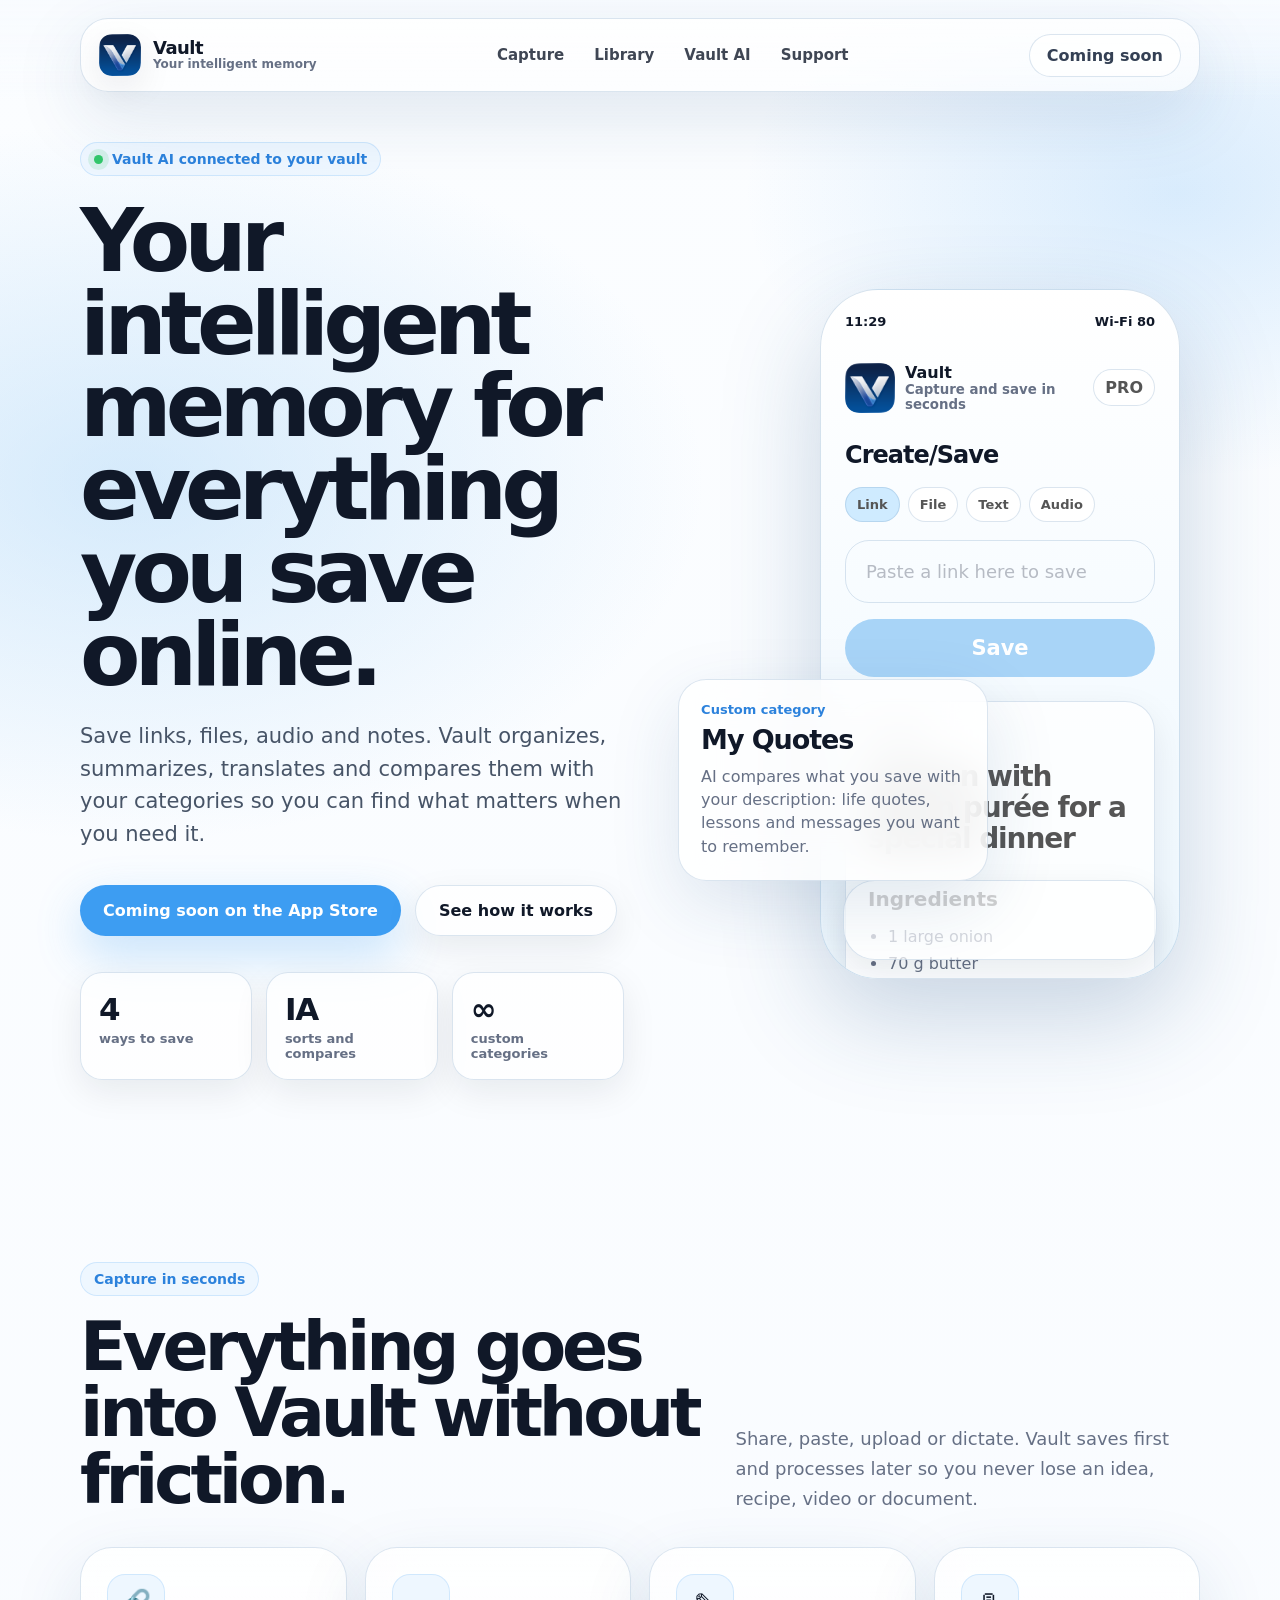
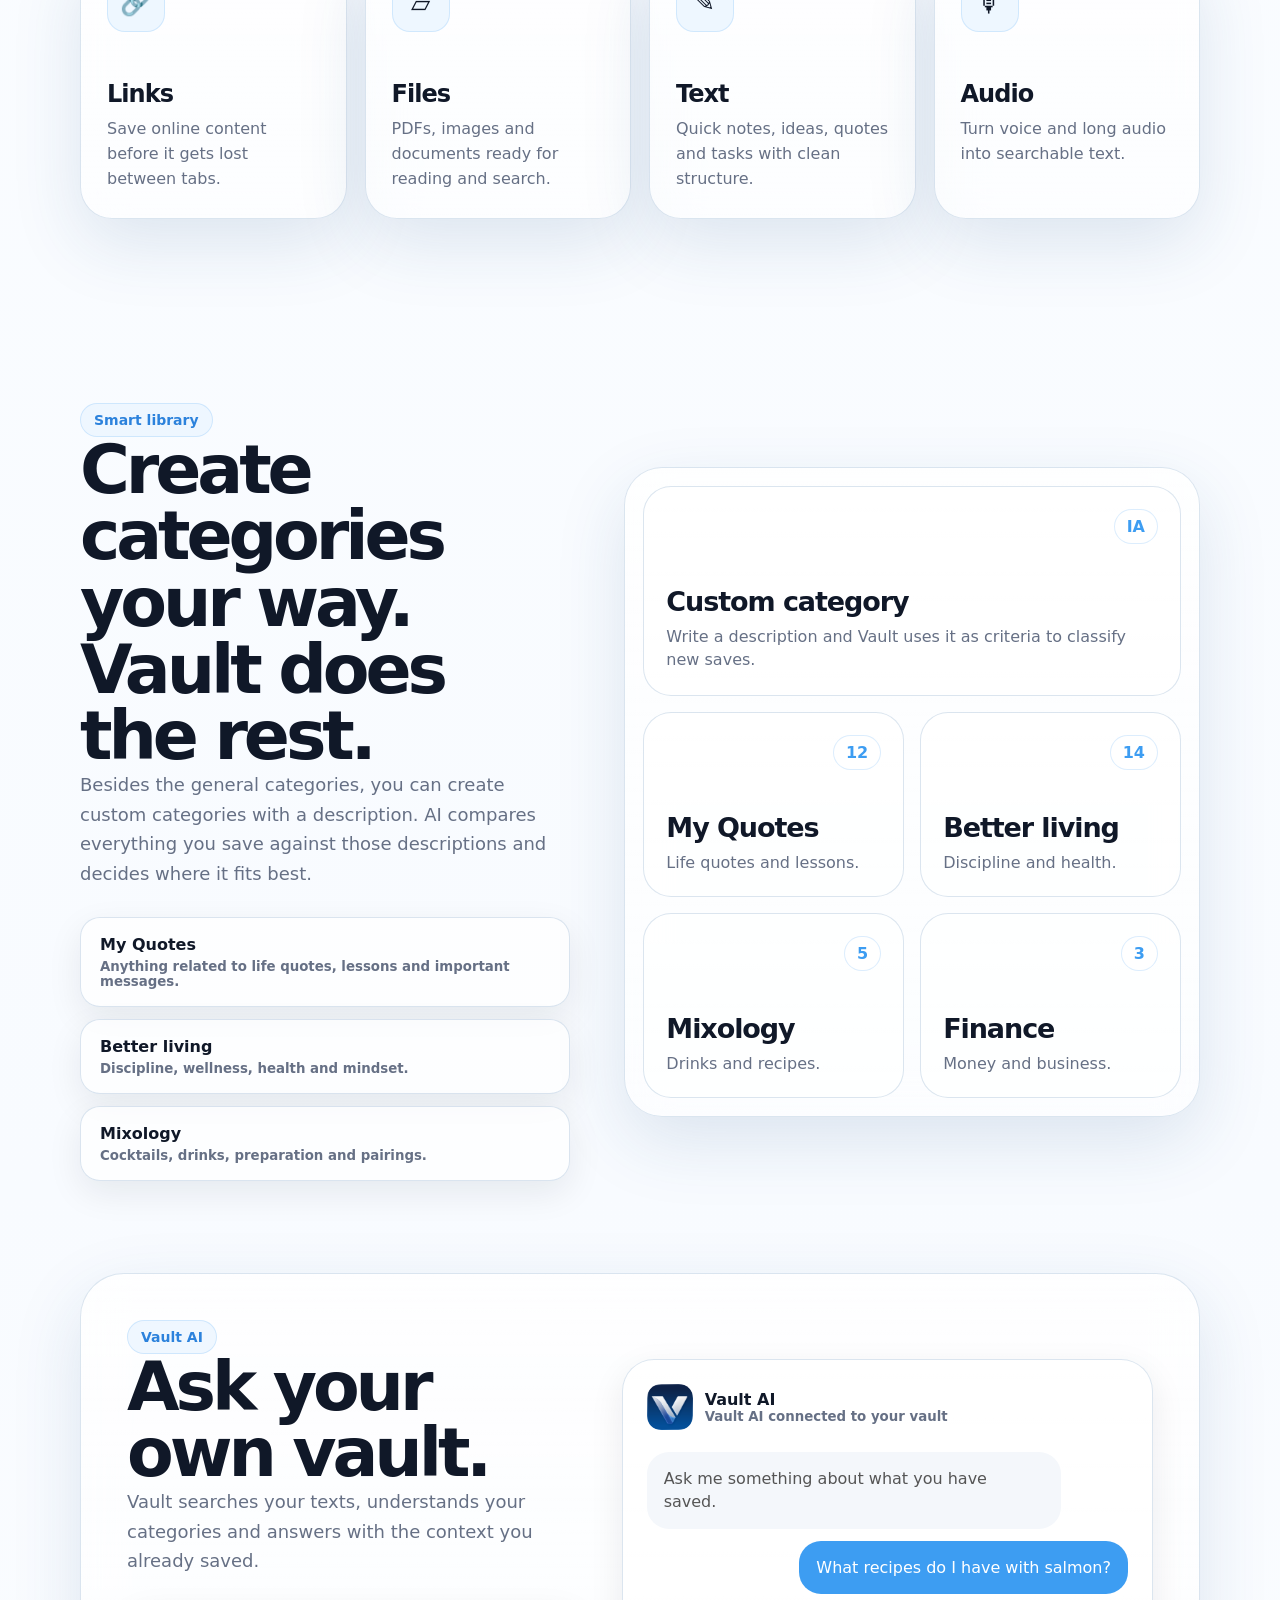
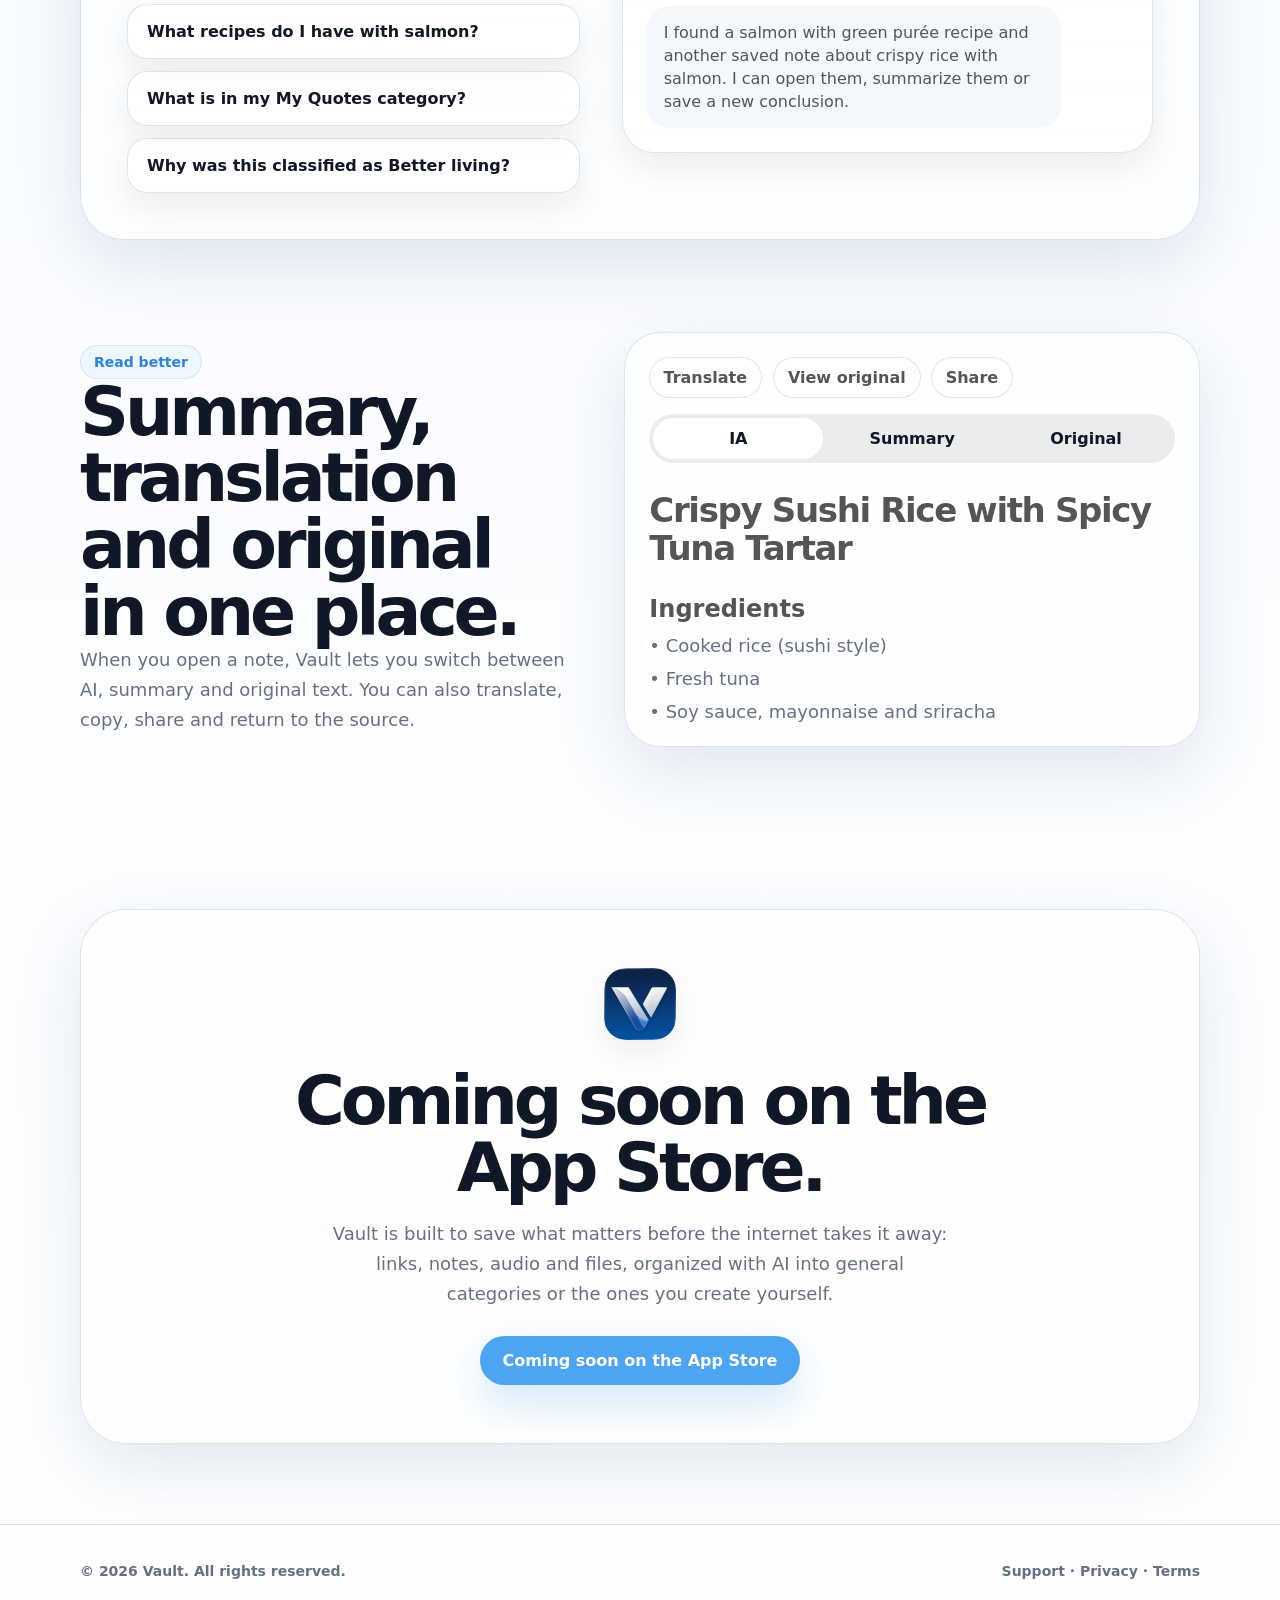
<file: index.html>
<!doctype html>
<html lang="es">
<head>
  <meta charset="utf-8" />
  <meta name="viewport" content="width=device-width, initial-scale=1" />
  <title>Vault — Tu memoria inteligente</title>
  <meta name="description" content="Vault guarda enlaces, archivos, audios y notas. Los organiza con IA en categorías inteligentes o personalizadas para que puedas buscar, leer y recordar mejor." />
  <meta name="theme-color" content="#f8fbff" />
  <link rel="icon" type="image/png" href="/assets/icons/favicon.png" />
  <link rel="icon" type="image/svg+xml" href="/assets/icons/favicon.svg" />
  <link rel="apple-touch-icon" href="/assets/icons/favicon.png" />
  <link rel="stylesheet" href="/css/styles.css" />
  <script src="/js/main.js" defer></script>
</head>
<body data-title-key="metaTitleHome" data-description-key="metaDescriptionHome">
  <header class="site-header">
    <nav class="nav shell glass">
      <a class="brand" href="/index.html" aria-label="Vault inicio"><img src="/assets/icons/favicon.png" alt="" /><span><strong>Vault</strong><small data-i18n="brandSubtitle">Tu memoria inteligente</small></span></a>
      <div class="nav-links"><a href="#capture" data-i18n="navCapture">Captura</a><a href="#library" data-i18n="navLibrary">Biblioteca</a><a href="#ai" data-i18n="navAI">Vault AI</a><a href="/support.html" data-i18n="navSupport">Soporte</a></div>
      <a class="nav-cta" href="#app-store" data-i18n="navSoon">Próximamente</a>
    </nav>
  </header>
  <main>
    <section class="hero shell">
      <div class="hero-copy">
        <p class="eyebrow"><span></span> <span data-i18n="heroBadge">Vault AI conectado a tu bóveda</span></p>
        <h1 data-i18n="heroTitle">Tu memoria inteligente para todo lo que guardas en internet.</h1>
        <p class="lead" data-i18n="heroLead">Guarda enlaces, archivos, audios y notas. Vault los organiza, resume, traduce y compara con tus categorías para que encuentres lo importante cuando lo necesites.</p>
        <div class="hero-actions"><a class="primary-btn" href="#app-store" data-i18n="appStoreSoon">Próximamente en la App Store</a><a class="secondary-btn" href="#library" data-i18n="seeHow">Ver cómo funciona</a></div>
        <div class="stats"><div><strong>4</strong><span data-i18n="statWays">formas de guardar</span></div><div><strong>IA</strong><span data-i18n="statAI">clasifica y compara</span></div><div><strong>∞</strong><span data-i18n="statCategories">categorías propias</span></div></div>
      </div>
      <div class="hero-visual" aria-hidden="true">
        <div class="phone phone-front"><div class="phone-top"><span>11:29</span><span>Wi‑Fi 80</span></div><div class="mini-app-head"><img src="/assets/icons/favicon.png" alt="" /><div><b>Vault</b><small data-i18n="phoneSubtitle">Captura y guarda en segundos</small></div><em>PRO</em></div><h3 data-i18n="phoneCreate">Crear/Guardar</h3><div class="pills"><span class="on" data-i18n="tabLink">Enlace</span><span data-i18n="tabFile">Archivo</span><span data-i18n="tabText">Texto</span><span data-i18n="tabAudio">Audio</span></div><div class="input-card" data-i18n="inputLink">Pega aquí un enlace para guardar</div><div class="save-btn" data-i18n="saveButton">Almacenar</div><div class="note-preview"><small data-i18n="noteType">Lectura</small><h4 data-i18n="noteTitle">Salmón en costra con puré verde</h4><p data-i18n="ingredients">Ingredientes</p><ul><li data-i18n="ingredient1">1 cebolla grande</li><li data-i18n="ingredient2">70 g de mantequilla</li><li data-i18n="ingredient3">2 dientes de ajo</li></ul></div></div>
        <div class="floating-card category-card"><b data-i18n="customCategory">Categoría personalizada</b><span data-i18n="myPhrases">Mis Frases</span><p data-i18n="floatingDesc">La IA compara lo guardado con tu descripción: frases de vida, lecciones y mensajes que quieres recordar.</p></div>
      </div>
    </section>
    <section id="capture" class="section shell"><p class="kicker" data-i18n="captureKicker">Captura en segundos</p><div class="section-head"><h2 data-i18n="captureTitle">Todo entra a Vault sin fricción.</h2><p data-i18n="captureDesc">Comparte, pega, sube o dicta. Vault guarda primero y procesa después para que no pierdas una idea, receta, video o documento.</p></div><div class="feature-grid"><article class="glass feature"><span>🔗</span><h3 data-i18n="linksTitle">Enlaces</h3><p data-i18n="linksDesc">Guarda contenido de internet antes de que se pierda entre pestañas.</p></article><article class="glass feature"><span>▱</span><h3 data-i18n="filesTitle">Archivos</h3><p data-i18n="filesDesc">PDFs, imágenes y documentos listos para lectura y búsqueda.</p></article><article class="glass feature"><span>✎</span><h3 data-i18n="textTitle">Texto</h3><p data-i18n="textDesc">Notas rápidas, ideas, frases y pendientes con estructura limpia.</p></article><article class="glass feature"><span>🎙</span><h3 data-i18n="audioTitle">Audio</h3><p data-i18n="audioDesc">Convierte voz y audios largos en texto consultable.</p></article></div></section>
    <section id="library" class="section shell split"><div><p class="kicker" data-i18n="libraryKicker">Biblioteca inteligente</p><h2 data-i18n="libraryTitle">Crea categorías a tu manera. Vault hace el resto.</h2><p class="section-text" data-i18n="libraryDesc">Además de las categorías generales, puedes crear categorías personalizadas con una descripción. La IA compara cada cosa que guardas contra esas descripciones y decide dónde encaja mejor.</p><div class="examples"><div><span data-i18n="myPhrases">Mis Frases</span> <small data-i18n="examplePhrasesDesc">Todo lo que tenga que ver con frases de vida, lecciones y mensajes importantes.</small></div><div><span data-i18n="exampleBetter">Vivir mejor</span> <small data-i18n="exampleBetterDesc">Disciplina, bienestar, salud y mentalidad.</small></div><div><span data-i18n="exampleMixology">Mixología</span> <small data-i18n="exampleMixologyDesc">Cócteles, bebidas, preparación y maridajes.</small></div></div></div><div class="library-board glass"><article class="wide"><b>IA</b><h3 data-i18n="customCategory">Categoría personalizada</h3><p data-i18n="boardCustomDesc">Escribe una descripción y Vault la usa como criterio para clasificar lo nuevo.</p></article><article><b>12</b><h3 data-i18n="myPhrases">Mis Frases</h3><p data-i18n="boardPhrasesDesc">Frases de vida y lecciones.</p></article><article><b>14</b><h3 data-i18n="exampleBetter">Vivir mejor</h3><p data-i18n="boardBetterDesc">Disciplina y salud.</p></article><article><b>5</b><h3 data-i18n="exampleMixology">Mixología</h3><p data-i18n="boardMixologyDesc">Bebidas y recetas.</p></article><article><b>3</b><h3 data-i18n="boardFinance">Finanzas</h3><p data-i18n="boardFinanceDesc">Dinero y negocios.</p></article></div></section>
    <section id="ai" class="section shell ai-panel glass"><div><p class="kicker" data-i18n="navAI">Vault AI</p><h2 data-i18n="aiTitle">Pregúntale a tu propia bóveda.</h2><p class="section-text" data-i18n="aiDesc">Vault busca en tus textos, entiende tus categorías y te responde con el contexto que ya guardaste.</p><div class="examples"><div data-i18n="qSalmon">¿Qué recetas guardé con salmón?</div><div data-i18n="qPhrases">¿Qué hay en mi categoría Mis Frases?</div><div data-i18n="qBetter">¿Por qué esto se clasificó como Vivir mejor?</div></div></div><div class="chat-demo"><div class="chat-title"><img src="/assets/icons/favicon.png" alt="" /><span><b>Vault AI</b><small data-i18n="heroBadge">Conectado a tu bóveda</small></span></div><p class="bubble ai" data-i18n="chatIntro">Pregúntame algo sobre lo que ya guardaste.</p><p class="bubble user" data-i18n="chatUserSalmon">¿Qué recetas tengo con salmón?</p><p class="bubble ai" data-i18n="chatAnswerSalmon">Encontré una receta de salmón en costra con puré verde y otra nota guardada sobre crispy rice con salmón. Puedo abrirlas, resumirlas o guardar una conclusión nueva.</p></div></section>
    <section class="section shell split read-section"><div><p class="kicker" data-i18n="readKicker">Lee mejor</p><h2 data-i18n="readTitle">Resumen, traducción y original en el mismo lugar.</h2><p class="section-text" data-i18n="readDesc">Cuando abres una nota, Vault te deja alternar entre IA, resumen y texto original. También puedes traducir, copiar, compartir y volver a la fuente.</p></div><div class="reader glass"><div class="reader-tools"><span data-i18n="translate">Traducir</span><span data-i18n="viewOriginal">Ver original</span><span data-i18n="share">Compartir</span></div><div class="segment"><b>IA</b><span data-i18n="summary">Resumen</span><span data-i18n="original">Original</span></div><h3>Crispy Sushi Rice with Spicy Tuna Tartar</h3><h4>Ingredients</h4><p>• Cooked rice (sushi style)</p><p>• Fresh tuna</p><p>• Soy sauce, mayonnaise and sriracha</p></div></section>
    <section id="app-store" class="cta shell glass"><img src="/assets/icons/favicon.png" alt="Vault" /><h2 data-i18n="ctaTitle">Próximamente en la App Store.</h2><p data-i18n="ctaDesc">Vault está hecho para guardar lo importante antes de que internet se lo lleve: enlaces, notas, audios y archivos, ordenados con IA en categorías generales o en las que tú mismo crees.</p><a class="primary-btn disabled" aria-disabled="true" data-i18n="appStoreSoon">Próximamente en la App Store</a></section>
  </main>
  <footer class="footer"><div class="shell footer-inner"><span>© <span id="year"></span> Vault. All rights reserved.</span><span><a href="/support.html" data-i18n="footerSupport">Soporte</a> · <a href="/privacy">Privacy</a> · <a href="/terms">Terms</a></span></div></footer>
</body>
</html>
</file>
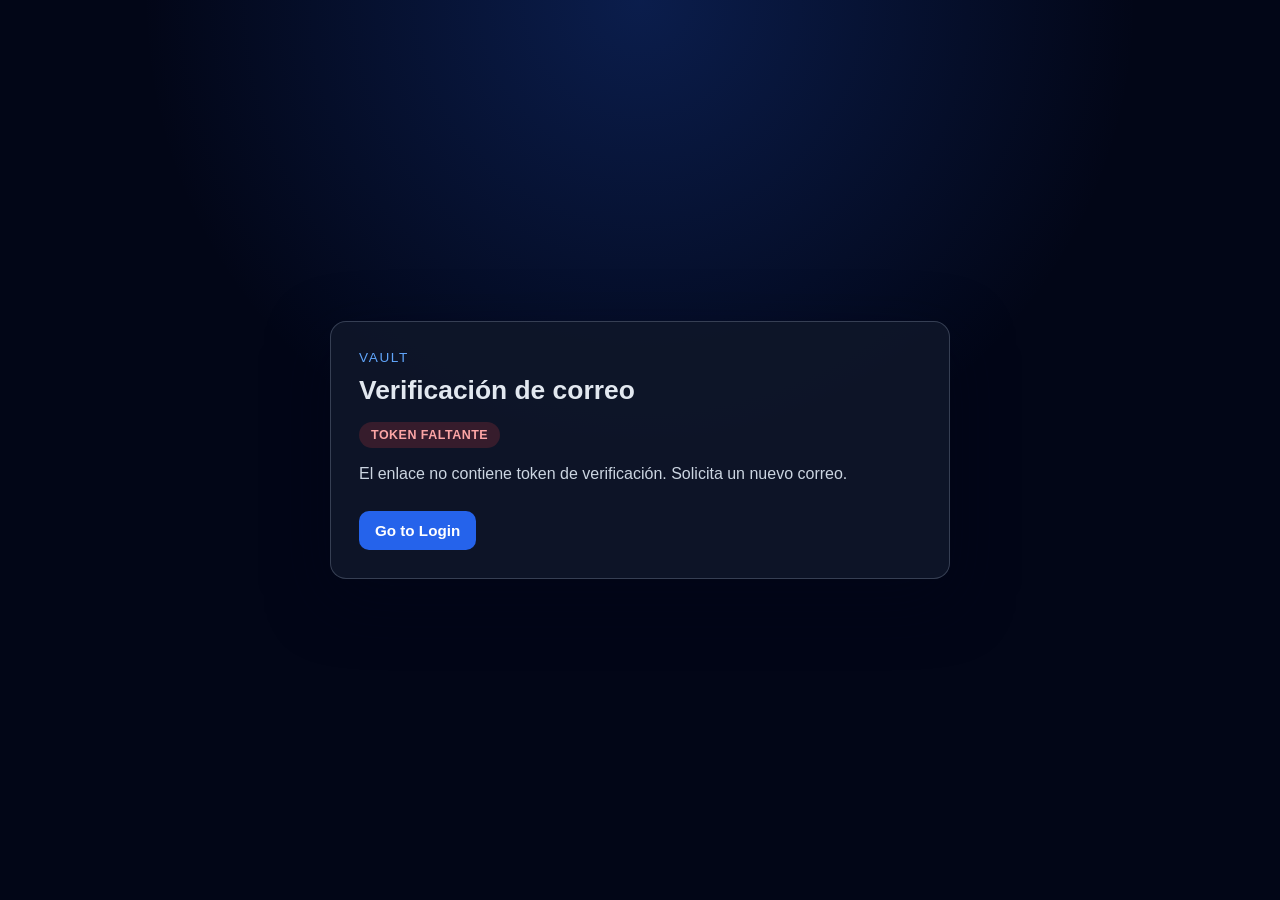
<file: verify/index.html>
<!DOCTYPE html>
<html lang="es">
  <head>
    <meta charset="UTF-8" />
    <meta name="viewport" content="width=device-width, initial-scale=1.0" />
    <title>Verificación de correo | Vault</title>
    <meta name="theme-color" content="#0d4da1" />

    <link rel="icon" type="image/png" href="/assets/icons/favicon.png" />
    <link rel="icon" type="image/svg+xml" href="/assets/icons/favicon.svg" />
    <link rel="shortcut icon" href="/assets/icons/favicon.png" />
    <link rel="apple-touch-icon" href="/assets/icons/favicon.png" />

    <style>
      :root {
        color-scheme: dark;
        font-family: Inter, -apple-system, BlinkMacSystemFont, 'Segoe UI', sans-serif;
      }

      * {
        box-sizing: border-box;
      }

      body {
        margin: 0;
        min-height: 100vh;
        display: grid;
        place-items: center;
        padding: 24px;
        background:
          radial-gradient(circle at top, rgba(37, 99, 235, 0.25), transparent 45%),
          #020617;
        color: #e2e8f0;
      }

      main {
        width: min(620px, 100%);
        border-radius: 16px;
        border: 1px solid rgba(148, 163, 184, 0.3);
        background: rgba(15, 23, 42, 0.9);
        box-shadow: 0 20px 60px rgba(2, 6, 23, 0.5);
        padding: 28px;
      }

      .brand {
        font-size: 0.85rem;
        text-transform: uppercase;
        letter-spacing: 0.12em;
        color: #60a5fa;
        margin-bottom: 10px;
      }

      h1 {
        margin: 0;
        font-size: 1.65rem;
        font-weight: 700;
      }

      .status-pill {
        display: inline-flex;
        margin-top: 16px;
        padding: 6px 12px;
        border-radius: 999px;
        font-size: 0.78rem;
        font-weight: 600;
        letter-spacing: 0.04em;
        text-transform: uppercase;
      }

      .status-loading {
        background: rgba(59, 130, 246, 0.22);
        color: #93c5fd;
      }

      .status-success {
        background: rgba(22, 163, 74, 0.22);
        color: #86efac;
      }

      .status-error {
        background: rgba(239, 68, 68, 0.18);
        color: #fca5a5;
      }

      #message {
        margin: 14px 0 0;
        color: #cbd5e1;
        line-height: 1.55;
      }

      #details {
        margin-top: 16px;
        border: 1px solid rgba(148, 163, 184, 0.25);
        background: rgba(15, 23, 42, 0.8);
        border-radius: 10px;
        padding: 14px;
        color: #e2e8f0;
        white-space: pre-wrap;
        word-break: break-word;
      }

      .actions {
        margin-top: 24px;
        display: flex;
        flex-wrap: wrap;
        gap: 12px;
      }

      .btn {
        border: none;
        border-radius: 10px;
        padding: 11px 16px;
        font-size: 0.95rem;
        font-weight: 600;
        cursor: pointer;
        text-decoration: none;
      }

      .btn-primary {
        background: #2563eb;
        color: #ffffff;
      }

      .btn-secondary {
        background: rgba(15, 23, 42, 0.85);
        border: 1px solid rgba(148, 163, 184, 0.5);
        color: #e2e8f0;
      }
    </style>
  </head>
  <body>
    <main>
      <div class="brand">Vault</div>
      <h1>Verificación de correo</h1>
      <span id="state" class="status-pill status-loading">Verificando</span>
      <p id="message">Estamos validando tu token de verificación.</p>
      <div id="details" hidden></div>

      <div class="actions">
        <a id="loginBtn" class="btn btn-primary" href="https://app.vaultop.me/login">Go to Login</a>
        <button id="retryBtn" class="btn btn-secondary" type="button" hidden>Reintentar</button>
      </div>
    </main>

    <script>
      (function () {
        const API_BASE_URL = 'https://api.vaultop.me';
        const LOGIN_URL = 'https://app.vaultop.me/login';

        const stateEl = document.getElementById('state');
        const messageEl = document.getElementById('message');
        const detailsEl = document.getElementById('details');
        const retryBtn = document.getElementById('retryBtn');
        const loginBtn = document.getElementById('loginBtn');
        loginBtn.href = LOGIN_URL;

        const states = {
          loading: {
            label: 'Verificando',
            className: 'status-pill status-loading',
          },
          success: {
            label: 'Verificado',
            className: 'status-pill status-success',
          },
          expired: {
            label: 'Token expirado',
            className: 'status-pill status-error',
          },
          invalid: {
            label: 'Token inválido',
            className: 'status-pill status-error',
          },
          missing: {
            label: 'Token faltante',
            className: 'status-pill status-error',
          },
          network: {
            label: 'Error de red',
            className: 'status-pill status-error',
          },
          error: {
            label: 'Error',
            className: 'status-pill status-error',
          },
        };

        const setState = (stateKey, message, details) => {
          const config = states[stateKey] || states.error;
          stateEl.textContent = config.label;
          stateEl.className = config.className;
          messageEl.textContent = message;

          if (details) {
            detailsEl.hidden = false;
            detailsEl.innerHTML = details;
          } else {
            detailsEl.hidden = true;
            detailsEl.textContent = '';
          }

          retryBtn.hidden = stateKey !== 'network';
        };

        const classifyErrorState = (text) => {
          const normalized = String(text || '').toLowerCase();
          if (normalized.includes('expired') || normalized.includes('expirad')) {
            return 'expired';
          }
          if (normalized.includes('invalid') || normalized.includes('inválid') || normalized.includes('inval')) {
            return 'invalid';
          }
          return 'error';
        };

        const verifyEmail = async () => {
          const params = new URLSearchParams(window.location.search);
          const token = params.get('token');

          if (!token) {
            setState('missing', 'El enlace no contiene token de verificación. Solicita un nuevo correo.');
            return;
          }

          setState('loading', 'Estamos verificando tu correo. Esto puede tardar unos segundos.');

          try {
            const encodedToken = encodeURIComponent(token);
            const response = await fetch(`${API_BASE_URL}/auth/verify-email?token=${encodedToken}`, {
              method: 'GET',
              headers: {
                Accept: 'text/html,application/json',
              },
            });

            const contentType = response.headers.get('content-type') || '';

            if (contentType.includes('text/html')) {
              const html = await response.text();
              if (response.ok) {
                setState('success', 'Tu correo fue verificado correctamente.', html);
              } else {
                setState(classifyErrorState(html), 'No pudimos verificar tu correo.', html);
              }
              return;
            }

            if (contentType.includes('application/json')) {
              const data = await response.json();
              const rawMessage = data.message || data.error || 'No pudimos verificar tu correo.';

              if (response.ok) {
                setState('success', rawMessage);
              } else {
                setState(
                  classifyErrorState(rawMessage),
                  rawMessage,
                  `<code>${JSON.stringify(data, null, 2)}</code>`
                );
              }
              return;
            }

            const fallbackBody = await response.text();
            if (response.ok) {
              setState('success', 'Tu correo fue verificado correctamente.', fallbackBody || undefined);
            } else {
              setState('error', 'No pudimos verificar tu correo.', fallbackBody || undefined);
            }
          } catch (error) {
            setState(
              'network',
              'No pudimos conectar con el servicio de verificación. Revisa tu conexión e inténtalo nuevamente.',
              error && error.message ? `<code>${error.message}</code>` : undefined
            );
          }
        };

        retryBtn.addEventListener('click', verifyEmail);
        verifyEmail();
      })();
    </script>
  </body>
</html>
</file>
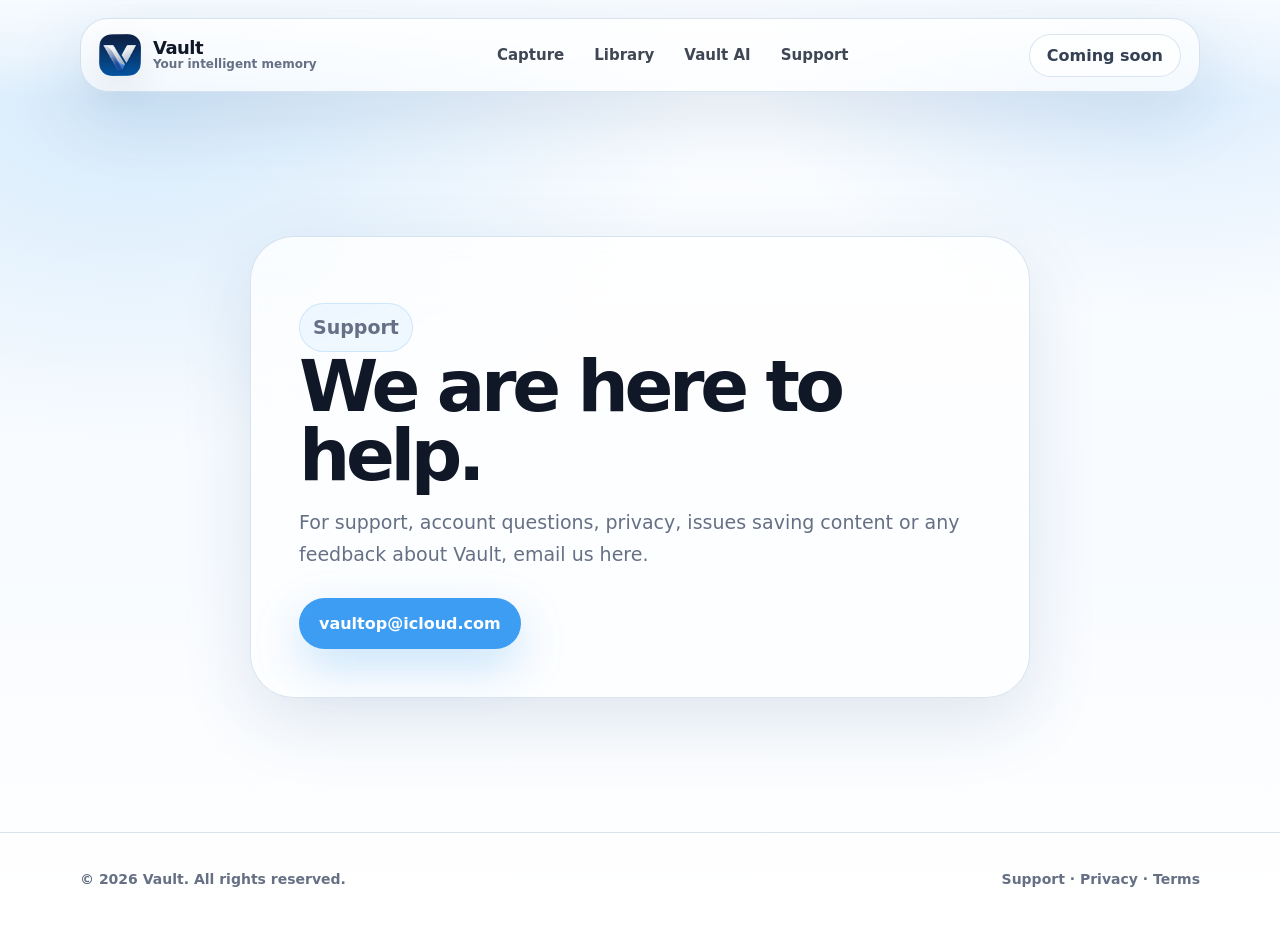
<file: support.html>
<!doctype html>
<html lang="es">
<head>
  <meta charset="utf-8" />
  <meta name="viewport" content="width=device-width, initial-scale=1" />
  <title>Soporte — Vault</title>
  <meta name="description" content="Soporte de Vault. Contacto: vaultop@icloud.com" />
  <meta name="theme-color" content="#f8fbff" />
  <link rel="icon" type="image/png" href="/assets/icons/favicon.png" />
  <link rel="icon" type="image/svg+xml" href="/assets/icons/favicon.svg" />
  <link rel="apple-touch-icon" href="/assets/icons/favicon.png" />
  <link rel="stylesheet" href="/css/styles.css" />
  <script src="/js/main.js" defer></script>
</head>
<body data-title-key="metaTitleSupport" data-description-key="metaDescriptionSupport">
  <header class="site-header">
    <nav class="nav shell glass">
      <a class="brand" href="/index.html" aria-label="Vault inicio">
        <img src="/assets/icons/favicon.png" alt="" />
        <span><strong>Vault</strong><small data-i18n="brandSubtitle">Tu memoria inteligente</small></span>
      </a>
      <div class="nav-links">
        <a href="/index.html#capture" data-i18n="navCapture">Captura</a>
        <a href="/index.html#library" data-i18n="navLibrary">Biblioteca</a>
        <a href="/index.html#ai" data-i18n="navAI">Vault AI</a>
        <a href="/support.html" data-i18n="navSupport">Soporte</a>
      </div>
      <a class="nav-cta" href="/index.html#app-store" data-i18n="navSoon">Próximamente</a>
    </nav>
  </header>

  <main class="support-main shell">
    <section class="support-card glass">
      <p class="kicker" data-i18n="supportKicker">Soporte</p>
      <h1 data-i18n="supportTitle">Estamos para ayudarte.</h1>
      <p data-i18n="supportDesc">Para soporte, dudas sobre tu cuenta, privacidad, problemas al guardar contenido o cualquier comentario sobre Vault, escríbenos a este correo.</p>
      <a class="support-email" href="mailto:vaultop@icloud.com">vaultop@icloud.com</a>
    </section>
  </main>

  <footer class="footer">
    <div class="shell footer-inner"><span>© <span id="year"></span> Vault. All rights reserved.</span><span><a href="/support.html" data-i18n="footerSupport">Soporte</a> · <a href="/privacy">Privacy</a> · <a href="/terms">Terms</a></span></div>
  </footer>
</body>
</html>
</file>
<file: css/styles.css>
:root{color-scheme:light;--bg:#f8fbff;--card:rgba(255,255,255,.78);--card2:rgba(255,255,255,.58);--line:rgba(93,139,184,.22);--text:#101828;--muted:#667085;--soft:#eef7ff;--blue:#3d9df2;--blue2:#a8d4f7;--green:#31c76a;--shadow:0 24px 70px rgba(29,78,128,.13);--shadow2:0 12px 35px rgba(16,24,40,.08)}*{box-sizing:border-box}html{scroll-behavior:smooth}body{margin:0;font-family:ui-sans-serif,system-ui,-apple-system,BlinkMacSystemFont,"SF Pro Display","SF Pro Text","Segoe UI",Roboto,Arial,sans-serif;background:radial-gradient(900px 560px at 10% 10%,rgba(168,212,247,.46),transparent 64%),radial-gradient(700px 460px at 92% 4%,rgba(61,157,242,.18),transparent 62%),linear-gradient(180deg,#fbfdff 0%,#f8fbff 58%,#fff 100%);color:var(--text);overflow-x:hidden}a{color:inherit;text-decoration:none}.shell{width:min(1120px,calc(100% - 40px));margin-inline:auto}.glass{background:linear-gradient(180deg,var(--card),var(--card2));border:1px solid var(--line);box-shadow:var(--shadow);backdrop-filter:blur(22px);-webkit-backdrop-filter:blur(22px)}.site-header{position:sticky;top:0;z-index:50;padding:18px 0 10px;background:linear-gradient(180deg,rgba(248,251,255,.92),rgba(248,251,255,.55),transparent)}.nav{height:74px;border-radius:28px;display:flex;align-items:center;justify-content:space-between;padding:0 18px}.brand{display:flex;align-items:center;gap:12px}.brand img{width:42px;height:42px;border-radius:13px;box-shadow:var(--shadow2)}.brand span{display:flex;flex-direction:column;line-height:1.05}.brand strong{font-size:18px;letter-spacing:-.03em}.brand small{font-size:12px;color:var(--muted);font-weight:650}.nav-links{display:flex;gap:30px;font-size:15px;font-weight:750;color:#3f4654}.nav-links a:hover{color:var(--blue)}.nav-cta,.primary-btn,.secondary-btn{display:inline-flex;align-items:center;justify-content:center;border-radius:999px;font-weight:800}.nav-cta{padding:11px 17px;background:rgba(255,255,255,.72);border:1px solid var(--line);color:#344054}.hero{min-height:calc(100vh - 104px);display:grid;grid-template-columns:1.02fr .98fr;gap:54px;align-items:center;padding:40px 0 90px}.eyebrow,.kicker{display:inline-flex;align-items:center;gap:9px;border:1px solid rgba(61,157,242,.18);background:rgba(234,245,255,.76);color:#2c82dc;border-radius:999px;padding:8px 13px;font-size:14px;font-weight:850;white-space:nowrap}.eyebrow>span:first-child{flex:0 0 9px;width:9px;height:9px;border-radius:50%;background:var(--green);box-shadow:0 0 0 6px rgba(49,199,106,.14)}.eyebrow>[data-i18n]{width:auto;height:auto;border-radius:0;background:transparent;box-shadow:none;display:inline;color:inherit}h1,h2,h3,h4,p{margin:0}.hero h1{margin-top:24px;font-size:clamp(54px,7vw,88px);line-height:.94;letter-spacing:-.068em;font-weight:900;max-width:760px}.lead{margin-top:24px;font-size:21px;line-height:1.55;color:#475467;max-width:660px}.hero-actions{display:flex;gap:14px;flex-wrap:wrap;margin-top:34px}.primary-btn{padding:15px 23px;background:var(--blue);color:white;box-shadow:0 18px 46px rgba(61,157,242,.28)}.secondary-btn{padding:15px 23px;background:rgba(255,255,255,.72);border:1px solid var(--line);box-shadow:var(--shadow2)}.disabled{pointer-events:none;opacity:.92}.stats{margin-top:36px;display:grid;grid-template-columns:repeat(3,1fr);gap:14px;max-width:560px}.stats div{border-radius:22px;padding:18px;background:rgba(255,255,255,.68);border:1px solid var(--line);box-shadow:var(--shadow2)}.stats strong{display:block;font-size:31px;letter-spacing:-.04em}.stats span{display:block;margin-top:4px;color:var(--muted);font-size:13px;font-weight:700}.hero-visual{position:relative;min-height:680px}.phone{position:absolute;right:20px;top:18px;width:360px;height:690px;border-radius:58px;padding:24px;background:linear-gradient(180deg,#fff,#eef8ff);border:1px solid rgba(93,139,184,.25);box-shadow:0 36px 100px rgba(29,78,128,.23);overflow:hidden}.phone:after{content:"";position:absolute;inset:auto 22px 18px;height:78px;border-radius:32px;background:rgba(255,255,255,.72);border:1px solid var(--line);box-shadow:var(--shadow2)}.phone-top{display:flex;justify-content:space-between;font-weight:900;font-size:13px}.mini-app-head{display:flex;align-items:center;gap:10px;margin-top:34px}.mini-app-head img{width:50px;height:50px;border-radius:14px}.mini-app-head div{display:flex;flex-direction:column}.mini-app-head small{color:var(--muted);font-weight:700}.mini-app-head em{margin-left:auto;font-style:normal;background:white;border:1px solid var(--line);border-radius:999px;padding:8px 11px;font-weight:900;color:#555}.phone h3{margin-top:28px;font-size:24px;letter-spacing:-.04em}.pills{display:flex;gap:8px;margin-top:18px}.pills span{padding:9px 11px;border-radius:999px;background:white;border:1px solid var(--line);font-weight:850;color:#555;font-size:13px}.pills .on{background:#cfebff}.input-card{margin-top:18px;border:1px solid var(--line);border-radius:24px;padding:20px;color:#b6bbc4;font-size:18px}.save-btn{margin-top:16px;border-radius:999px;padding:17px;background:var(--blue2);color:white;text-align:center;font-size:21px;font-weight:900}.note-preview{margin-top:24px;border-radius:30px;border:1px solid var(--line);background:rgba(255,255,255,.74);padding:22px;box-shadow:var(--shadow2)}.note-preview small{font-weight:900;color:#667085}.note-preview h4{font-size:28px;line-height:1.12;letter-spacing:-.04em;margin-top:18px;color:#555}.note-preview p{font-size:20px;font-weight:900;margin-top:32px;color:#555}.note-preview ul{margin:12px 0 0;padding-left:20px;color:#667085;line-height:1.7}.floating-card{position:absolute;left:0;bottom:70px;width:310px;border-radius:28px;padding:22px;background:rgba(255,255,255,.78);border:1px solid var(--line);box-shadow:var(--shadow);backdrop-filter:blur(22px)}.floating-card b{display:block;color:#2c82dc;font-size:13px}.floating-card span{display:block;font-size:27px;font-weight:900;letter-spacing:-.04em;margin-top:7px}.floating-card p{margin-top:10px;color:#667085;line-height:1.45}.section{padding:92px 0}.section-head{display:flex;align-items:end;justify-content:space-between;gap:32px;margin-top:18px}.section h2,.section-head h2,.cta h2{font-size:clamp(38px,5.4vw,68px);line-height:.98;letter-spacing:-.06em;font-weight:900;max-width:760px}.section-head p,.section-text,.cta p{font-size:18px;line-height:1.65;color:#667085;max-width:620px}.feature-grid{display:grid;grid-template-columns:repeat(4,1fr);gap:18px;margin-top:34px}.feature{border-radius:32px;padding:26px;min-height:235px}.feature span{width:58px;height:58px;border-radius:18px;display:grid;place-items:center;background:#eef7ff;border:1px solid rgba(61,157,242,.17);font-size:25px}.feature h3{margin-top:48px;font-size:24px;letter-spacing:-.04em}.feature p{margin-top:9px;color:#667085;line-height:1.55}.split{display:grid;grid-template-columns:.92fr 1.08fr;gap:54px;align-items:center}.examples{display:grid;gap:12px;margin-top:28px}.examples div{border-radius:20px;padding:17px 19px;background:rgba(255,255,255,.72);border:1px solid var(--line);box-shadow:var(--shadow2);font-weight:850}.examples small{display:block;margin-top:5px;color:#667085;font-weight:700}.library-board{border-radius:38px;padding:18px;display:grid;grid-template-columns:1fr 1fr;gap:16px}.library-board article{min-height:176px;border-radius:28px;padding:22px;background:rgba(255,255,255,.62);border:1px solid var(--line)}.library-board .wide{grid-column:1/-1;min-height:210px}.library-board b{float:right;border:1px solid rgba(61,157,242,.18);background:white;color:var(--blue);border-radius:999px;padding:7px 12px}.library-board h3{clear:both;padding-top:42px;font-size:27px;letter-spacing:-.04em}.library-board p{margin-top:8px;color:#667085;line-height:1.45}.ai-panel{border-radius:44px;padding:46px;display:grid;grid-template-columns:.92fr 1.08fr;gap:42px;align-items:center}.chat-demo{border-radius:32px;padding:24px;background:rgba(255,255,255,.75);border:1px solid var(--line);box-shadow:var(--shadow2)}.chat-title{display:flex;gap:12px;align-items:center;margin-bottom:22px}.chat-title img{width:46px;height:46px;border-radius:14px}.chat-title span{display:flex;flex-direction:column}.chat-title small{color:#667085;font-weight:700}.bubble{width:fit-content;max-width:86%;padding:15px 17px;border-radius:22px;margin-top:12px;line-height:1.45}.bubble.ai{background:#f4f7fb;color:#555}.bubble.user{margin-left:auto;background:var(--blue);color:white}.reader{border-radius:36px;padding:24px}.reader-tools{display:flex;gap:10px;flex-wrap:wrap}.reader-tools span{border-radius:999px;padding:10px 14px;background:white;border:1px solid var(--line);font-weight:850;color:#555}.segment{display:grid;grid-template-columns:repeat(3,1fr);gap:4px;margin-top:16px;background:rgba(16,24,40,.08);border-radius:999px;padding:4px;text-align:center;font-weight:850}.segment b,.segment span{padding:11px;border-radius:999px}.segment b{background:white}.reader h3{font-size:34px;line-height:1.12;letter-spacing:-.04em;margin-top:28px;color:#555}.reader h4{font-size:24px;margin-top:28px;color:#555}.reader p{margin-top:12px;color:#667085;font-size:18px}.cta{margin-top:70px;margin-bottom:80px;border-radius:46px;text-align:center;padding:58px 28px}.cta img{width:72px;height:72px;border-radius:22px;box-shadow:var(--shadow2)}.cta h2{margin:24px auto 0}.cta p{margin:18px auto 0}.cta .primary-btn{margin-top:28px}.footer{border-top:1px solid var(--line);background:rgba(255,255,255,.58)}.footer-inner{min-height:92px;display:flex;align-items:center;justify-content:space-between;gap:18px;color:#667085;font-size:14px;font-weight:700}.footer a:hover{color:var(--blue)}.support-main{min-height:calc(100vh - 170px);display:grid;place-items:center;padding:70px 0}.support-card{border-radius:44px;padding:48px;max-width:780px}.support-card h1{font-size:clamp(42px,6vw,72px);line-height:.95;letter-spacing:-.06em}.support-card p{margin-top:18px;color:#667085;font-size:19px;line-height:1.65}.support-email{display:inline-flex;margin-top:28px;padding:16px 20px;border-radius:999px;background:var(--blue);color:white;font-weight:900;box-shadow:0 18px 46px rgba(61,157,242,.28)}@media(max-width:900px){.nav-links{display:none}.hero,.split,.ai-panel{grid-template-columns:1fr}.hero{padding-top:26px}.hero-visual{min-height:620px}.phone{left:50%;right:auto;transform:translateX(-50%);width:min(360px,92vw)}.floating-card{left:50%;transform:translateX(-50%);bottom:0}.feature-grid{grid-template-columns:1fr 1fr}.section-head{display:block}.section-head p{margin-top:18px}.footer-inner{flex-direction:column;align-items:flex-start;padding:28px 0}}@media(max-width:560px){.shell{width:min(100% - 28px,1120px)}.nav{height:68px;border-radius:23px}.brand small{display:none}.nav-cta{font-size:13px;padding:10px 13px}.hero h1{font-size:46px}.lead{font-size:18px}.hero-actions{display:grid}.stats{grid-template-columns:1fr}.feature-grid,.library-board{grid-template-columns:1fr}.library-board .wide{grid-column:auto}.ai-panel,.support-card{padding:28px;border-radius:32px}.cta{border-radius:32px}.reader h3{font-size:28px}}
</file>
